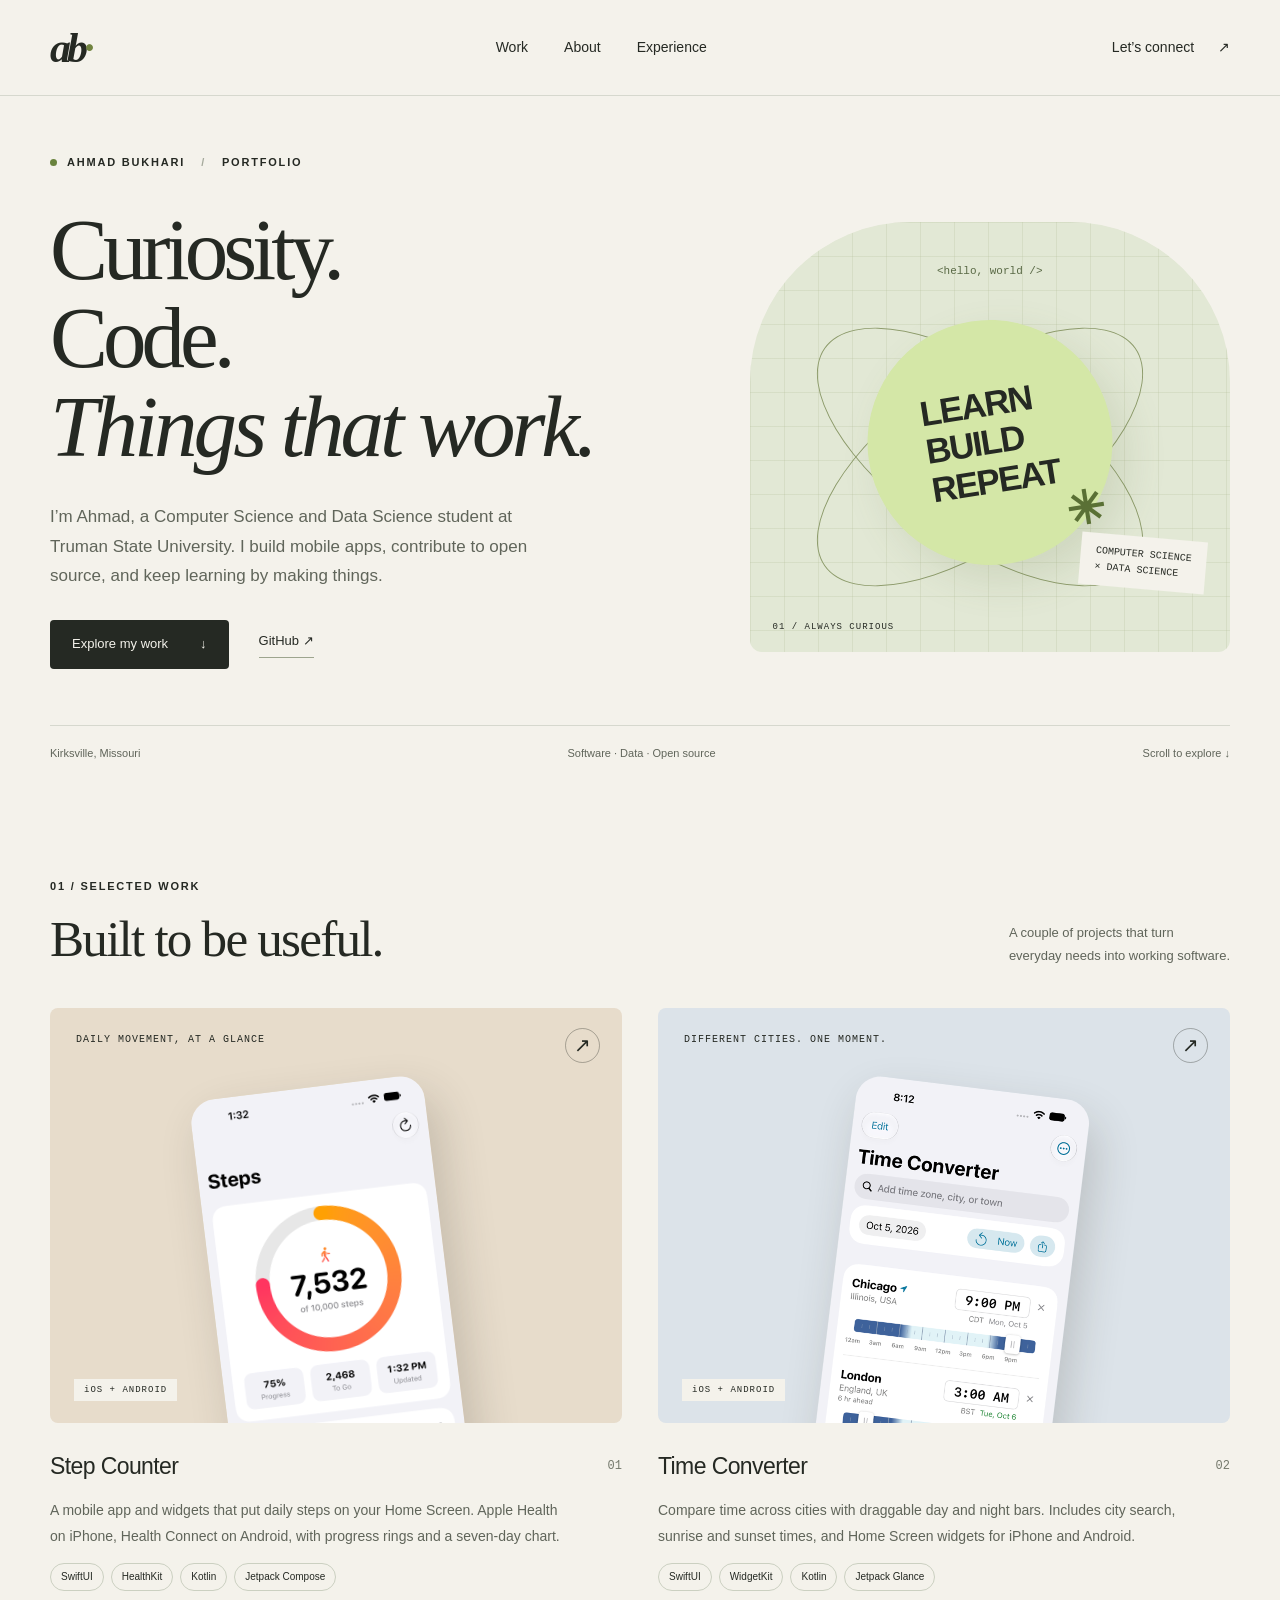
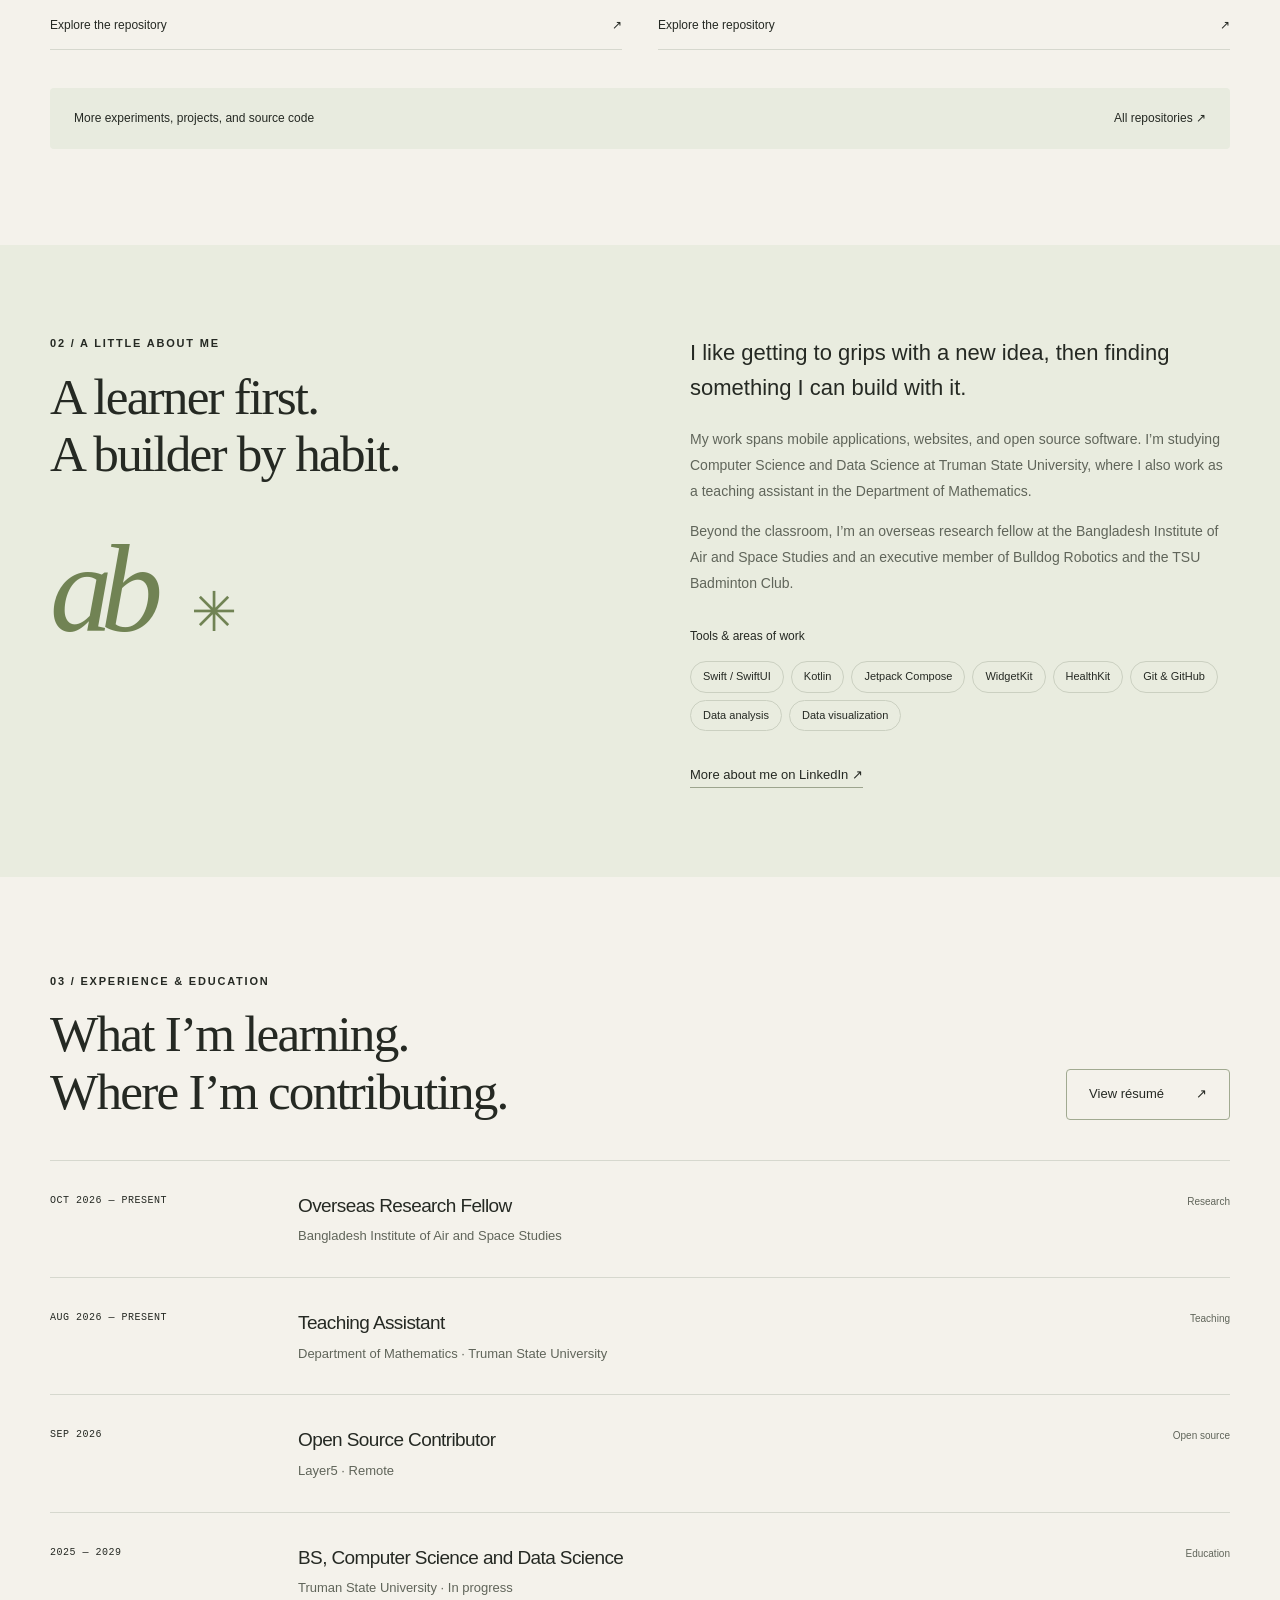
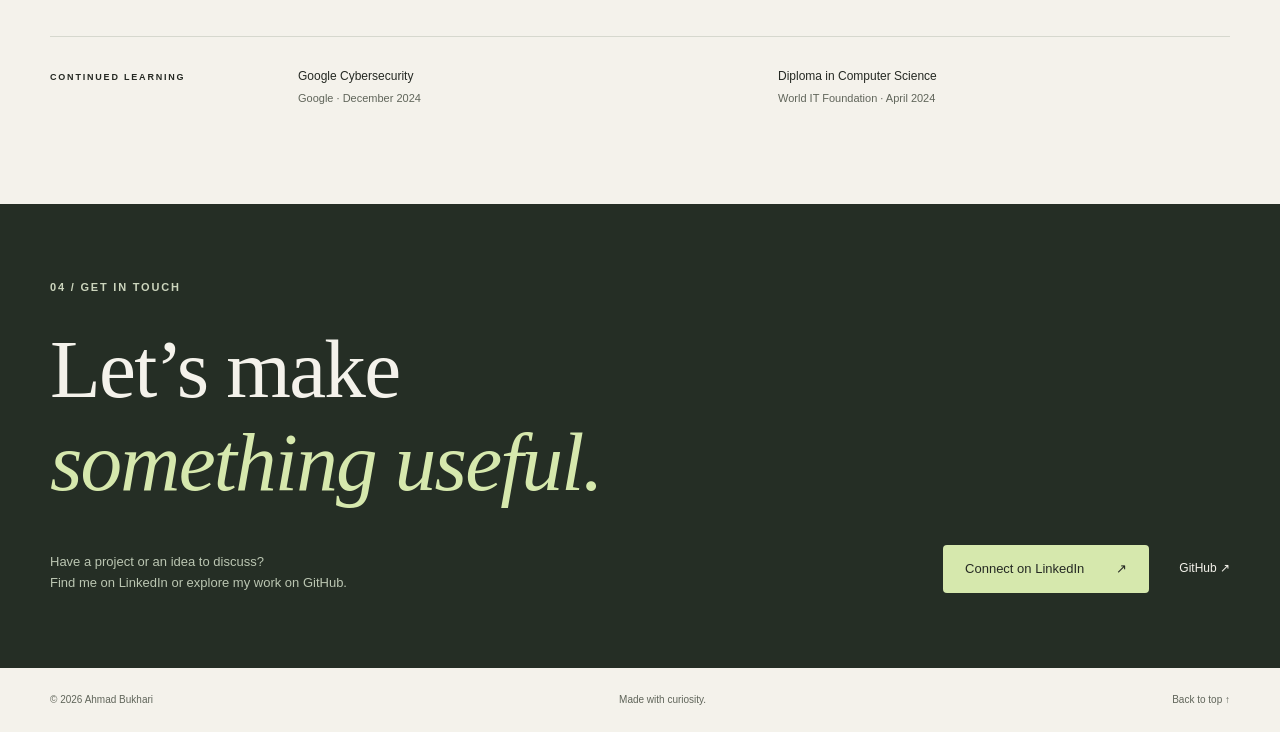
<file: index.html>
<!doctype html>
<html lang="en"><head><meta charset="utf-8"><meta name="viewport" content="width=device-width, initial-scale=1"><meta name="description" content="Ahmad Bukhari — Computer Science and Data Science student at Truman State University. Explore mobile apps, open source work, research, and experience."><meta name="theme-color" content="#f4f2eb"><title>Ahmad Bukhari — Portfolio</title><link rel="icon" href="data:image/svg+xml,%3Csvg xmlns='http://www.w3.org/2000/svg' viewBox='0 0 80 80'%3E%3Crect width='80' height='80' rx='20' fill='%23252923'/%3E%3Ctext x='40' y='53' text-anchor='middle' font-family='Georgia' font-size='40' fill='%23d5e7ac'%3Eab%3C/text%3E%3C/svg%3E"><link rel="stylesheet" href="style.css"></head>
<body><a class="skip" href="#main">Skip to content</a><header><a class="brand" href="#home" aria-label="Ahmad Bukhari, home">ab<span>·</span></a><nav aria-label="Main navigation"><a href="#work">Work</a><a href="#about">About</a><a href="#experience">Experience</a></nav><a class="nav-contact" href="#contact">Let’s connect <span>↗</span></a></header>
<main id="main"><section class="hero wrap" id="home"><div class="eyebrow"><span class="dot"></span> AHMAD BUKHARI <span class="sep">/</span> PORTFOLIO</div><div class="hero-grid"><div><h1>Curiosity.<br>Code.<br><em>Things that work.</em></h1><p class="intro">I’m Ahmad, a Computer Science and Data Science student at Truman State University. I build mobile apps, contribute to open source, and keep learning by making things.</p><div class="hero-actions"><a class="button dark" href="#work">Explore my work <span>↓</span></a><a class="text-link" href="https://github.com/AhmadBukhari8966" target="_blank" rel="noopener noreferrer">GitHub ↗</a></div></div><div class="hero-art" aria-hidden="true"><div class="art-grid"></div><div class="orbit orbit-one"></div><div class="orbit orbit-two"></div><div class="art-code">&lt;hello, world /&gt;</div><div class="art-disc"><span>LEARN<br>BUILD<br>REPEAT<span class="asterisk">✳</span></span></div><div class="art-note">COMPUTER SCIENCE<br>× DATA SCIENCE</div><div class="art-corner">01 / ALWAYS CURIOUS</div></div></div><div class="hero-foot"><span>Kirksville, Missouri</span><span>Software · Data · Open source</span><a href="#work">Scroll to explore ↓</a></div></section>
<section class="work wrap" id="work"><div class="section-top"><div><span class="eyebrow">01 / SELECTED WORK</span><h2>Built to be useful.</h2></div><p>A couple of projects that turn<br>everyday needs into working software.</p></div><div class="project-grid"><article class="project"><a class="project-image steps" href="https://github.com/AhmadBukhari8966/step-counter-widget" target="_blank" rel="noopener noreferrer"><div class="image-label">DAILY MOVEMENT, AT A GLANCE</div><img src="assets/step-counter.png" alt="Step Counter app screenshot showing a step progress ring and weekly activity chart" width="1206" height="2622"><span class="image-arrow" aria-hidden="true">↗</span><span class="image-caption">iOS + ANDROID</span></a><div class="project-heading"><h3>Step Counter</h3><span>01</span></div><p>A mobile app and widgets that put daily steps on your Home Screen. Apple Health on iPhone, Health Connect on Android, with progress rings and a seven-day chart.</p><div class="tags"><span>SwiftUI</span><span>HealthKit</span><span>Kotlin</span><span>Jetpack Compose</span></div><a class="project-link" href="https://github.com/AhmadBukhari8966/step-counter-widget" target="_blank" rel="noopener noreferrer">Explore the repository <span>↗</span></a></article>
<article class="project"><a class="project-image time" href="https://github.com/AhmadBukhari8966/time-converter-widget" target="_blank" rel="noopener noreferrer"><div class="image-label">DIFFERENT CITIES. ONE MOMENT.</div><img src="assets/time-converter.png" alt="Time Converter app screenshot with cities, local times, and day and night bars" width="1206" height="2622"><span class="image-arrow" aria-hidden="true">↗</span><span class="image-caption">iOS + ANDROID</span></a><div class="project-heading"><h3>Time Converter</h3><span>02</span></div><p>Compare time across cities with draggable day and night bars. Includes city search, sunrise and sunset times, and Home Screen widgets for iPhone and Android.</p><div class="tags"><span>SwiftUI</span><span>WidgetKit</span><span>Kotlin</span><span>Jetpack Glance</span></div><a class="project-link" href="https://github.com/AhmadBukhari8966/time-converter-widget" target="_blank" rel="noopener noreferrer">Explore the repository <span>↗</span></a></article></div><a class="all-work" href="https://github.com/AhmadBukhari8966?tab=repositories" target="_blank" rel="noopener noreferrer"><span>More experiments, projects, and source code</span><span>All repositories ↗</span></a></section>
<section class="about" id="about"><div class="wrap about-grid"><div><span class="eyebrow">02 / A LITTLE ABOUT ME</span><h2>A learner first.<br>A builder by habit.</h2><div class="monogram" aria-hidden="true">ab<span>✳</span></div></div><div class="about-copy"><p class="lead">I like getting to grips with a new idea, then finding something I can build with it.</p><p>My work spans mobile applications, websites, and open source software. I’m studying Computer Science and Data Science at Truman State University, where I also work as a teaching assistant in the Department of Mathematics.</p><p>Beyond the classroom, I’m an overseas research fellow at the Bangladesh Institute of Air and Space Studies and an executive member of Bulldog Robotics and the TSU Badminton Club.</p><div class="skills"><h3>Tools & areas of work</h3><div class="tags"><span>Swift / SwiftUI</span><span>Kotlin</span><span>Jetpack Compose</span><span>WidgetKit</span><span>HealthKit</span><span>Git & GitHub</span><span>Data analysis</span><span>Data visualization</span></div></div><a class="text-link" href="https://www.linkedin.com/in/ahmad-bukhari-professional/" target="_blank" rel="noopener noreferrer">More about me on LinkedIn ↗</a></div></div></section>
<section class="experience wrap" id="experience"><div class="section-top"><div><span class="eyebrow">03 / EXPERIENCE & EDUCATION</span><h2>What I’m learning.<br>Where I’m contributing.</h2></div><a class="button outline" href="resume.html">View résumé <span>↗</span></a></div><div class="timeline"><article><div class="timeline-date">OCT 2026 — PRESENT</div><div><h3>Overseas Research Fellow</h3><p>Bangladesh Institute of Air and Space Studies</p></div><span class="type">Research</span></article><article><div class="timeline-date">AUG 2026 — PRESENT</div><div><h3>Teaching Assistant</h3><p>Department of Mathematics · Truman State University</p></div><span class="type">Teaching</span></article><article><div class="timeline-date">SEP 2026</div><div><h3>Open Source Contributor</h3><p>Layer5 · Remote</p></div><span class="type">Open source</span></article><article><div class="timeline-date">2025 — 2029</div><div><h3>BS, Computer Science and Data Science</h3><p>Truman State University · In progress</p></div><span class="type">Education</span></article></div><div class="cert"><span class="eyebrow">CONTINUED LEARNING</span><div><strong>Google Cybersecurity</strong><span>Google · December 2024</span></div><div><strong>Diploma in Computer Science</strong><span>World IT Foundation · April 2024</span></div></div></section>
<section class="contact" id="contact"><div class="wrap"><div class="eyebrow">04 / GET IN TOUCH</div><h2>Let’s make<br><em>something useful.</em></h2><div class="contact-bottom"><p>Have a project or an idea to discuss?<br>Find me on LinkedIn or explore my work on GitHub.</p><div><a class="button light" href="https://www.linkedin.com/in/ahmad-bukhari-professional/" target="_blank" rel="noopener noreferrer">Connect on LinkedIn <span>↗</span></a><a class="contact-gh" href="https://github.com/AhmadBukhari8966" target="_blank" rel="noopener noreferrer">GitHub ↗</a></div></div></div></section></main><footer class="wrap"><span>© <span id="year">2026</span> Ahmad Bukhari</span><span>Made with curiosity.</span><a href="#home">Back to top ↑</a></footer><script>document.getElementById('year').textContent=new Date().getFullYear();</script></body></html>
</file>
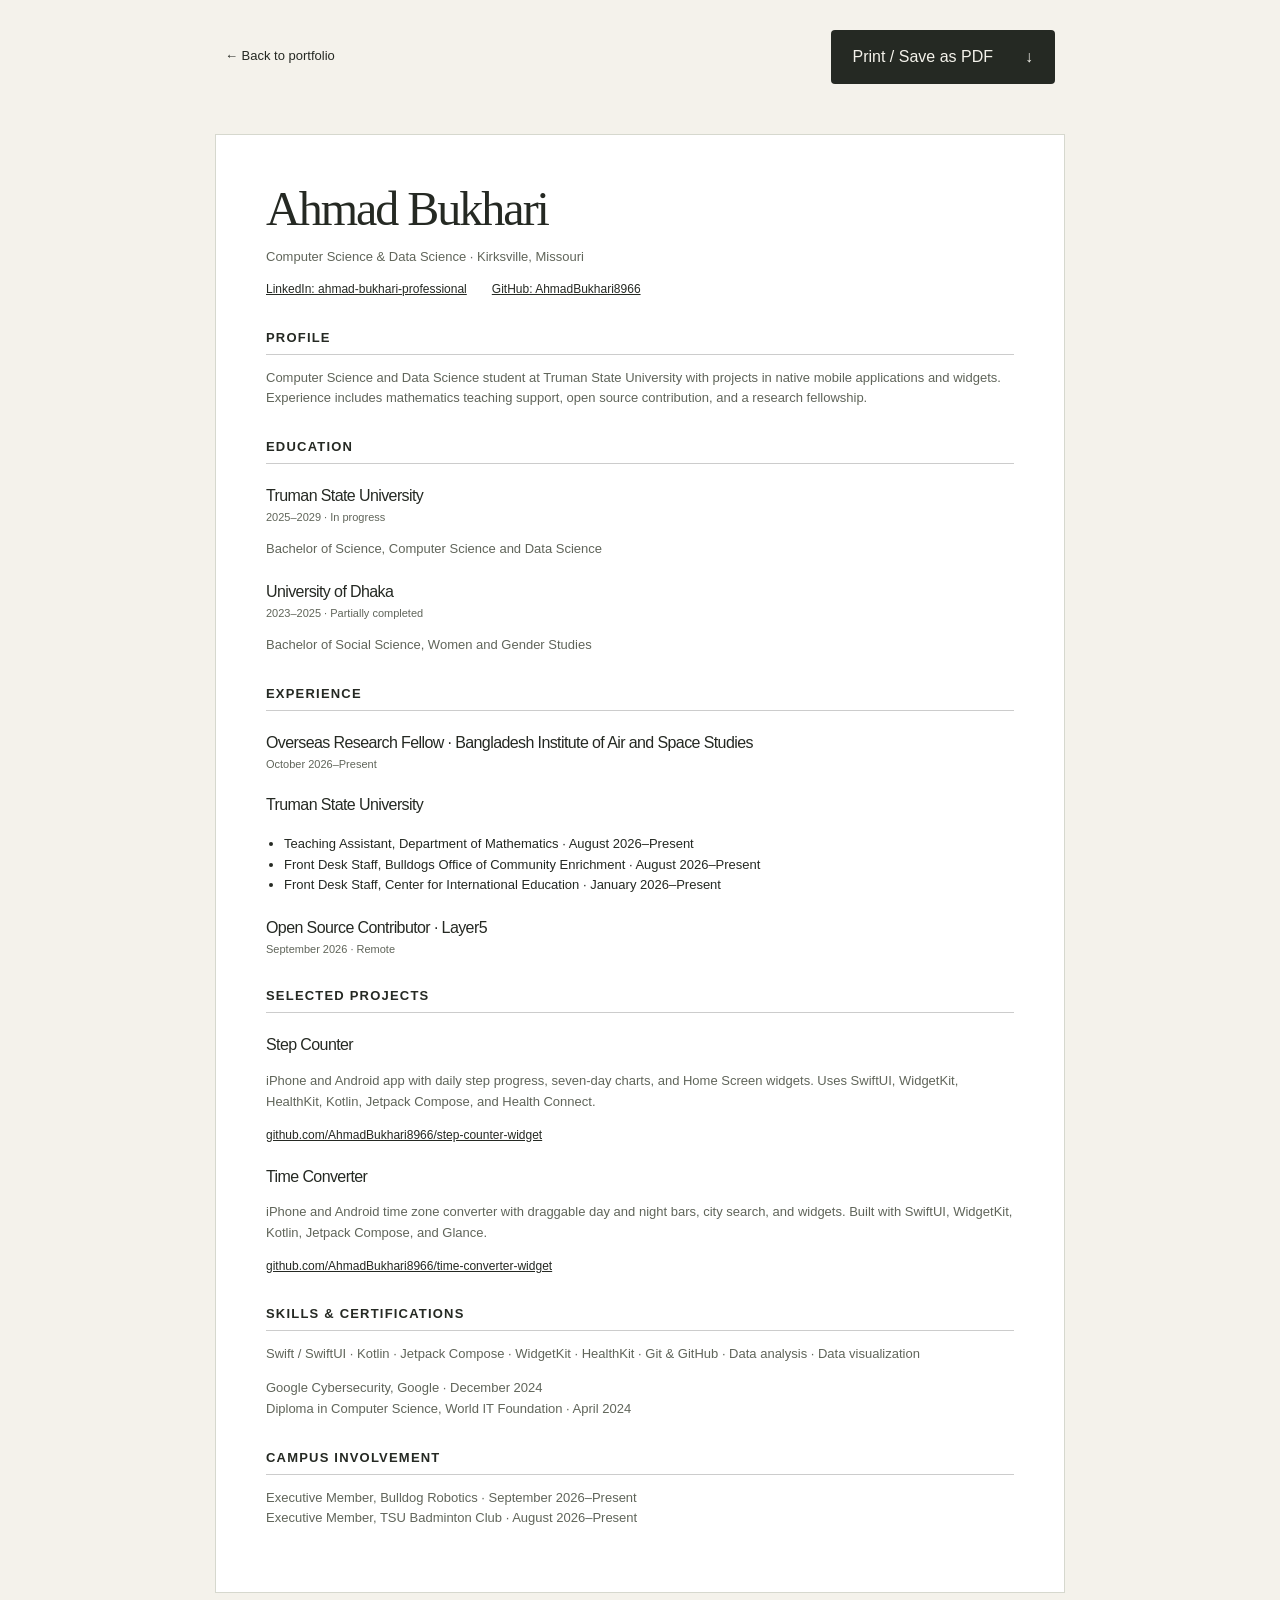
<file: resume.html>
<!doctype html><html lang="en"><head><meta charset="utf-8"><meta name="viewport" content="width=device-width,initial-scale=1"><title>Ahmad Bukhari — Résumé</title><meta name="description" content="Professional résumé for Ahmad Bukhari, Computer Science and Data Science student at Truman State University."><link rel="stylesheet" href="style.css"><style>.resume{max-width:850px;margin:50px auto;padding:50px;background:#fff;border:1px solid var(--line)}.resume h1{font-size:48px;letter-spacing:-2px;margin-bottom:8px}.resume h2{font:600 13px sans-serif;letter-spacing:1.2px;text-transform:uppercase;border-bottom:1px solid #ccc;padding-bottom:9px;margin-top:30px}.resume h3{font-size:16px;margin-top:19px}.resume p,.resume li{font-size:13px;line-height:1.6}.resume .date{font-size:11px;color:var(--muted);display:block}.resume ul{padding-left:18px}.resume-links{display:flex;flex-wrap:wrap;gap:10px 25px;font-size:12px}.resume-links a{text-decoration:underline}.resume-toolbar{max-width:850px;margin:30px auto;display:flex;justify-content:space-between;align-items:center;padding:0 10px}.resume-toolbar button{font:inherit;cursor:pointer;border:none}.resume-toolbar a{font-size:13px}@media(max-width:650px){.resume{margin:20px;padding:25px}.resume h1{font-size:38px}.resume-toolbar{margin:20px}}@media print{body{background:white}.resume-toolbar{display:none}.resume{border:0;padding:0;margin:0;max-width:none}.resume h1{font-size:32px}.resume h2{margin-top:20px}.resume h3{margin-top:12px}.resume p,.resume li{font-size:10px}.resume .date{font-size:9px}.resume-links{font-size:10px}article{break-inside:avoid}a{color:inherit}@page{size:letter;margin:0.6in}}
</style></head><body><div class="resume-toolbar"><a href="index.html">← Back to portfolio</a><button class="button dark" onclick="window.print()">Print / Save as PDF <span>↓</span></button></div><main class="resume"><h1>Ahmad Bukhari</h1><p>Computer Science & Data Science · Kirksville, Missouri</p><div class="resume-links"><a href="https://www.linkedin.com/in/ahmad-bukhari-professional/">LinkedIn: ahmad-bukhari-professional</a><a href="https://github.com/AhmadBukhari8966">GitHub: AhmadBukhari8966</a></div><h2>Profile</h2><p>Computer Science and Data Science student at Truman State University with projects in native mobile applications and widgets. Experience includes mathematics teaching support, open source contribution, and a research fellowship.</p><h2>Education</h2><article><h3>Truman State University</h3><span class="date">2025–2029 · In progress</span><p>Bachelor of Science, Computer Science and Data Science</p></article><article><h3>University of Dhaka</h3><span class="date">2023–2025 · Partially completed</span><p>Bachelor of Social Science, Women and Gender Studies</p></article><h2>Experience</h2><article><h3>Overseas Research Fellow · Bangladesh Institute of Air and Space Studies</h3><span class="date">October 2026–Present</span></article><article><h3>Truman State University</h3><ul><li>Teaching Assistant, Department of Mathematics · August 2026–Present</li><li>Front Desk Staff, Bulldogs Office of Community Enrichment · August 2026–Present</li><li>Front Desk Staff, Center for International Education · January 2026–Present</li></ul></article><article><h3>Open Source Contributor · Layer5</h3><span class="date">September 2026 · Remote</span></article><h2>Selected projects</h2><article><h3>Step Counter</h3><p>iPhone and Android app with daily step progress, seven-day charts, and Home Screen widgets. Uses SwiftUI, WidgetKit, HealthKit, Kotlin, Jetpack Compose, and Health Connect.</p><div class="resume-links"><a href="https://github.com/AhmadBukhari8966/step-counter-widget">github.com/AhmadBukhari8966/step-counter-widget</a></div></article><article><h3>Time Converter</h3><p>iPhone and Android time zone converter with draggable day and night bars, city search, and widgets. Built with SwiftUI, WidgetKit, Kotlin, Jetpack Compose, and Glance.</p><div class="resume-links"><a href="https://github.com/AhmadBukhari8966/time-converter-widget">github.com/AhmadBukhari8966/time-converter-widget</a></div></article><h2>Skills & certifications</h2><p>Swift / SwiftUI · Kotlin · Jetpack Compose · WidgetKit · HealthKit · Git & GitHub · Data analysis · Data visualization</p><p>Google Cybersecurity, Google · December 2024<br>Diploma in Computer Science, World IT Foundation · April 2024</p><h2>Campus involvement</h2><p>Executive Member, Bulldog Robotics · September 2026–Present<br>Executive Member, TSU Badminton Club · August 2026–Present</p></main></body></html>
</file>
<file: style.css>
:root{--paper:#f4f2eb;--ink:#252923;--muted:#60655a;--line:#d6d8ce;--green:#d6e8ad}*{box-sizing:border-box}html{scroll-behavior:smooth;scroll-padding-top:95px}body{margin:0;background:var(--paper);color:var(--ink);font:16px/1.6 -apple-system,BlinkMacSystemFont,'Segoe UI',sans-serif}a{color:inherit;text-decoration:none}a:focus-visible,button:focus-visible{outline:3px solid #758e35;outline-offset:5px}.wrap{width:min(1240px,calc(100% - 100px));margin-inline:auto}header{height:96px;padding:0 50px;display:flex;align-items:center;justify-content:space-between;border-bottom:1px solid var(--line)}.brand{font:italic bold 42px Georgia,serif;letter-spacing:-4px}.brand span{color:#718440}nav{display:flex;gap:36px;font-size:14px}nav a:hover,.text-link:hover{color:#62783a}.nav-contact{font-size:14px}.nav-contact span{margin-left:20px}.eyebrow{font-size:11px;font-weight:600;letter-spacing:1.8px;display:flex;align-items:center;gap:10px}.dot{width:7px;height:7px;border-radius:50%;background:#69833d}.sep{color:#a5a99c;margin:0 6px}.hero{padding-top:58px}.hero-grid{display:grid;grid-template-columns:1.3fr 1fr;gap:75px;align-items:center;padding:34px 0 56px}h1{font:normal clamp(58px,6.8vw,96px)/1.02 Georgia,'Times New Roman',serif;letter-spacing:-5px;margin:0 0 30px}h1 em{font-weight:normal;letter-spacing:-4px}p{color:var(--muted)}.intro{font-size:17px;max-width:510px;line-height:1.75;margin-bottom:29px}.hero-actions{display:flex;align-items:center;gap:30px}.button{display:inline-flex;justify-content:space-between;align-items:center;gap:32px;padding:14px 22px;font-size:13px;border-radius:4px;transition:transform .2s,background .2s}.button:hover{transform:translateY(-3px)}.dark{background:var(--ink);color:var(--paper)}.text-link{font-size:13px;border-bottom:1px solid #9da58e;padding-bottom:5px}.hero-art{height:430px;background:#e2e8d5;position:relative;overflow:hidden;border-radius:160px 160px 12px 12px}.art-grid{position:absolute;inset:0;background-image:linear-gradient(#b4c09d44 1px,transparent 1px),linear-gradient(90deg,#b4c09d44 1px,transparent 1px);background-size:34px 34px}.orbit{position:absolute;width:380px;height:170px;border:1px solid #8d9b6b;border-radius:50%;top:150px;left:40px;transform:rotate(-35deg)}.orbit-two{transform:rotate(35deg)}.art-disc{position:absolute;top:98px;left:50%;transform:translateX(-50%) rotate(-9deg);height:245px;width:245px;border-radius:50%;background:#d4e7a7;display:grid;place-items:center;box-shadow:12px 18px 40px #65764428}.art-disc>span{font-size:35px;line-height:1.1;letter-spacing:-1.7px;font-weight:700}.asterisk{display:inline-block;font-size:70px;position:absolute;bottom:36px;right:30px;color:#5a7035}.art-code{position:absolute;top:43px;left:50%;transform:translateX(-50%);font:11px monospace;color:#596945;white-space:nowrap}.art-note{position:absolute;right:24px;bottom:63px;font:10px/1.6 monospace;background:var(--paper);padding:10px 15px;transform:rotate(5deg)}.art-corner{position:absolute;bottom:20px;left:23px;font:9px monospace;letter-spacing:1px}.hero-foot{border-top:1px solid var(--line);padding:19px 0;display:flex;justify-content:space-between;font-size:11px;color:var(--muted)}section.work{padding:96px 0}.section-top{display:flex;align-items:end;justify-content:space-between;margin-bottom:40px;gap:30px}h2{font:normal clamp(36px,4vw,54px)/1.12 Georgia,serif;letter-spacing:-1.8px;margin:15px 0 0}.section-top>p{font-size:13px;line-height:1.8;margin:0}.project-grid{display:grid;grid-template-columns:1fr 1fr;gap:36px}.project-image{height:415px;position:relative;display:block;overflow:hidden;border-radius:8px}.steps{background:#e7dccb}.time{background:#dce3e9}.project-image img{height:510px;width:auto;max-width:75%;object-fit:contain;position:absolute;top:78px;left:50%;transform:translateX(-50%) rotate(-7deg);border-radius:25px;box-shadow:10px 20px 45px #35332833;transition:transform .4s}.time img{transform:translateX(-50%) rotate(7deg)}.project-image:hover img{transform:translateX(-50%) rotate(0deg) translateY(-8px)}.image-label{font:10px monospace;letter-spacing:1px;position:absolute;top:26px;left:26px}.image-arrow{position:absolute;right:22px;top:20px;width:35px;height:35px;display:grid;place-items:center;border:1px solid #25292355;border-radius:50%;font-size:20px}.image-caption{position:absolute;bottom:22px;left:24px;font:9px monospace;letter-spacing:1px;background:var(--paper);padding:6px 10px}.project-heading{display:flex;align-items:center;justify-content:space-between;margin-top:25px}h3{font-size:23px;font-weight:500;letter-spacing:-.6px;margin:0}.project-heading>span{font:12px monospace;color:#74796c}.project>p{font-size:14px;max-width:520px;line-height:1.8}.tags{display:flex;flex-wrap:wrap;gap:7px}.tags span{font-size:10px;padding:5px 10px;border:1px solid #cbd0c1;border-radius:25px}.project-link{display:flex;justify-content:space-between;margin-top:25px;font-size:12px;padding-bottom:14px;border-bottom:1px solid var(--line)}.project-link:hover{color:#62783a}.all-work{display:flex;justify-content:space-between;margin-top:38px;padding:21px 24px;background:#e8ebdf;border-radius:4px;font-size:12px}.about{background:#e9ecdf;padding:90px 0}.about-grid{display:grid;grid-template-columns:1fr 1fr;gap:100px}.about h2{max-width:420px}.monogram{font:italic 125px Georgia;color:#718354;position:relative;line-height:1;margin-top:45px;letter-spacing:-12px}.monogram span{font:normal 55px Georgia;letter-spacing:0;margin-left:40px}.about-copy .lead{font-size:22px;line-height:1.6;color:var(--ink);margin:0 0 22px}.about-copy>p{font-size:14px;line-height:1.85}.skills{margin:30px 0}.skills h3{font-size:12px;letter-spacing:0;margin-bottom:15px}.skills .tags span{font-size:11px;padding:6px 12px}.experience{padding:96px 0}.outline{border:1px solid #a1aa91;white-space:nowrap}.timeline article{display:grid;grid-template-columns:220px 1fr 100px;gap:28px;align-items:start;padding:30px 0;border-top:1px solid var(--line)}.timeline-date{font:10px/2 monospace;letter-spacing:.5px}.timeline h3{font-size:19px}.timeline p{margin:5px 0 0;font-size:13px}.type{font-size:10px;text-align:right;color:var(--muted);padding-top:3px}.cert{border-top:1px solid var(--line);padding-top:30px;margin-top:7px;display:grid;grid-template-columns:220px 1fr 1fr;gap:28px}.cert strong,.cert div>span{display:block;font-size:12px;font-weight:400}.cert div>span{font-size:11px;margin-top:4px;color:var(--muted)}.cert .eyebrow{font-size:9px;align-self:start;padding-top:3px}.contact{background:#252e25;color:var(--paper);padding:75px 0}.contact .eyebrow{color:#ccd5bd}.contact h2{font-size:clamp(48px,6.5vw,88px);margin-top:27px}.contact h2 em{color:var(--green)}.contact-bottom{display:flex;justify-content:space-between;gap:35px;align-items:end;margin-top:35px}.contact-bottom p{font-size:13px;color:#bbc6b2;margin:0}.contact-bottom>div{display:flex;align-items:center;gap:30px}.light{background:var(--green);color:var(--ink)}.contact-gh{font-size:12px}footer{display:flex;justify-content:space-between;padding-top:24px;padding-bottom:24px;font-size:10px;color:var(--muted)}.skip{position:fixed;top:-100px;left:20px;background:var(--ink);color:white;padding:12px;z-index:20}.skip:focus{top:10px}a{touch-action:manipulation}section{scroll-margin-top:20px}@media(min-width:1500px){.hero-grid{padding-top:50px}.hero-art{height:450px}}@media(max-width:950px){.wrap{width:calc(100% - 48px)}header{padding:0 24px;height:80px}.hero-grid{gap:30px;grid-template-columns:1.2fr 1fr}h1{font-size:62px;letter-spacing:-3px}h1 em{letter-spacing:-3px}.hero-art{height:360px}.art-disc{width:205px;height:205px;top:85px}.orbit{left:-10px;width:330px;top:130px}.art-disc>span{font-size:29px}.asterisk{font-size:50px}.project-image{height:340px}.project-image img{height:440px}.about-grid{gap:45px}.timeline article{grid-template-columns:160px 1fr 80px}.cert{grid-template-columns:160px 1fr 1fr;gap:24px}.contact-bottom{align-items:start;flex-direction:column}}@media(max-width:650px){.wrap{width:calc(100% - 40px)}header{padding:0 20px;height:74px}nav{gap:18px;font-size:12px}.nav-contact{display:none}.brand{font-size:36px}.hero{padding-top:35px}.hero-grid{grid-template-columns:1fr;padding-top:30px;gap:35px}h1{font-size:61px;letter-spacing:-3px}.intro{font-size:15px}.hero-art{height:330px;max-width:440px;width:100%;border-radius:140px 140px 8px 8px}.art-disc{top:65px}.orbit{left:calc(50% - 165px);top:100px}.art-code{top:25px}.hero-foot{font-size:9px;gap:15px}.hero-foot>span:nth-child(2){display:none}section.work,.experience{padding:65px 0}.section-top{display:block;margin-bottom:28px}.section-top>p{margin-top:20px}.project-grid{grid-template-columns:1fr;gap:38px}.project-image{height:390px}.project-image img{height:500px}.all-work{gap:18px;font-size:11px;padding:18px}.all-work>span:last-child{white-space:nowrap}.about{padding:65px 0}.about-grid{grid-template-columns:1fr;gap:30px}.monogram{display:none}.about-copy .lead{font-size:20px}.experience .section-top .button{margin-top:23px}.timeline article{grid-template-columns:1fr;gap:7px;padding:25px 0}.timeline .type{display:none}.timeline h3{font-size:18px}.cert{grid-template-columns:1fr;gap:22px}.contact{padding:60px 0}.contact h2{font-size:54px}.contact-bottom>div{gap:20px;flex-wrap:wrap}footer{flex-wrap:wrap;gap:15px}footer>span:nth-child(2){display:none}}@media(prefers-reduced-motion:reduce){html{scroll-behavior:auto}*{transition:none!important}}
.asterisk{font-size:46px;bottom:17px;right:20px}
</file>
